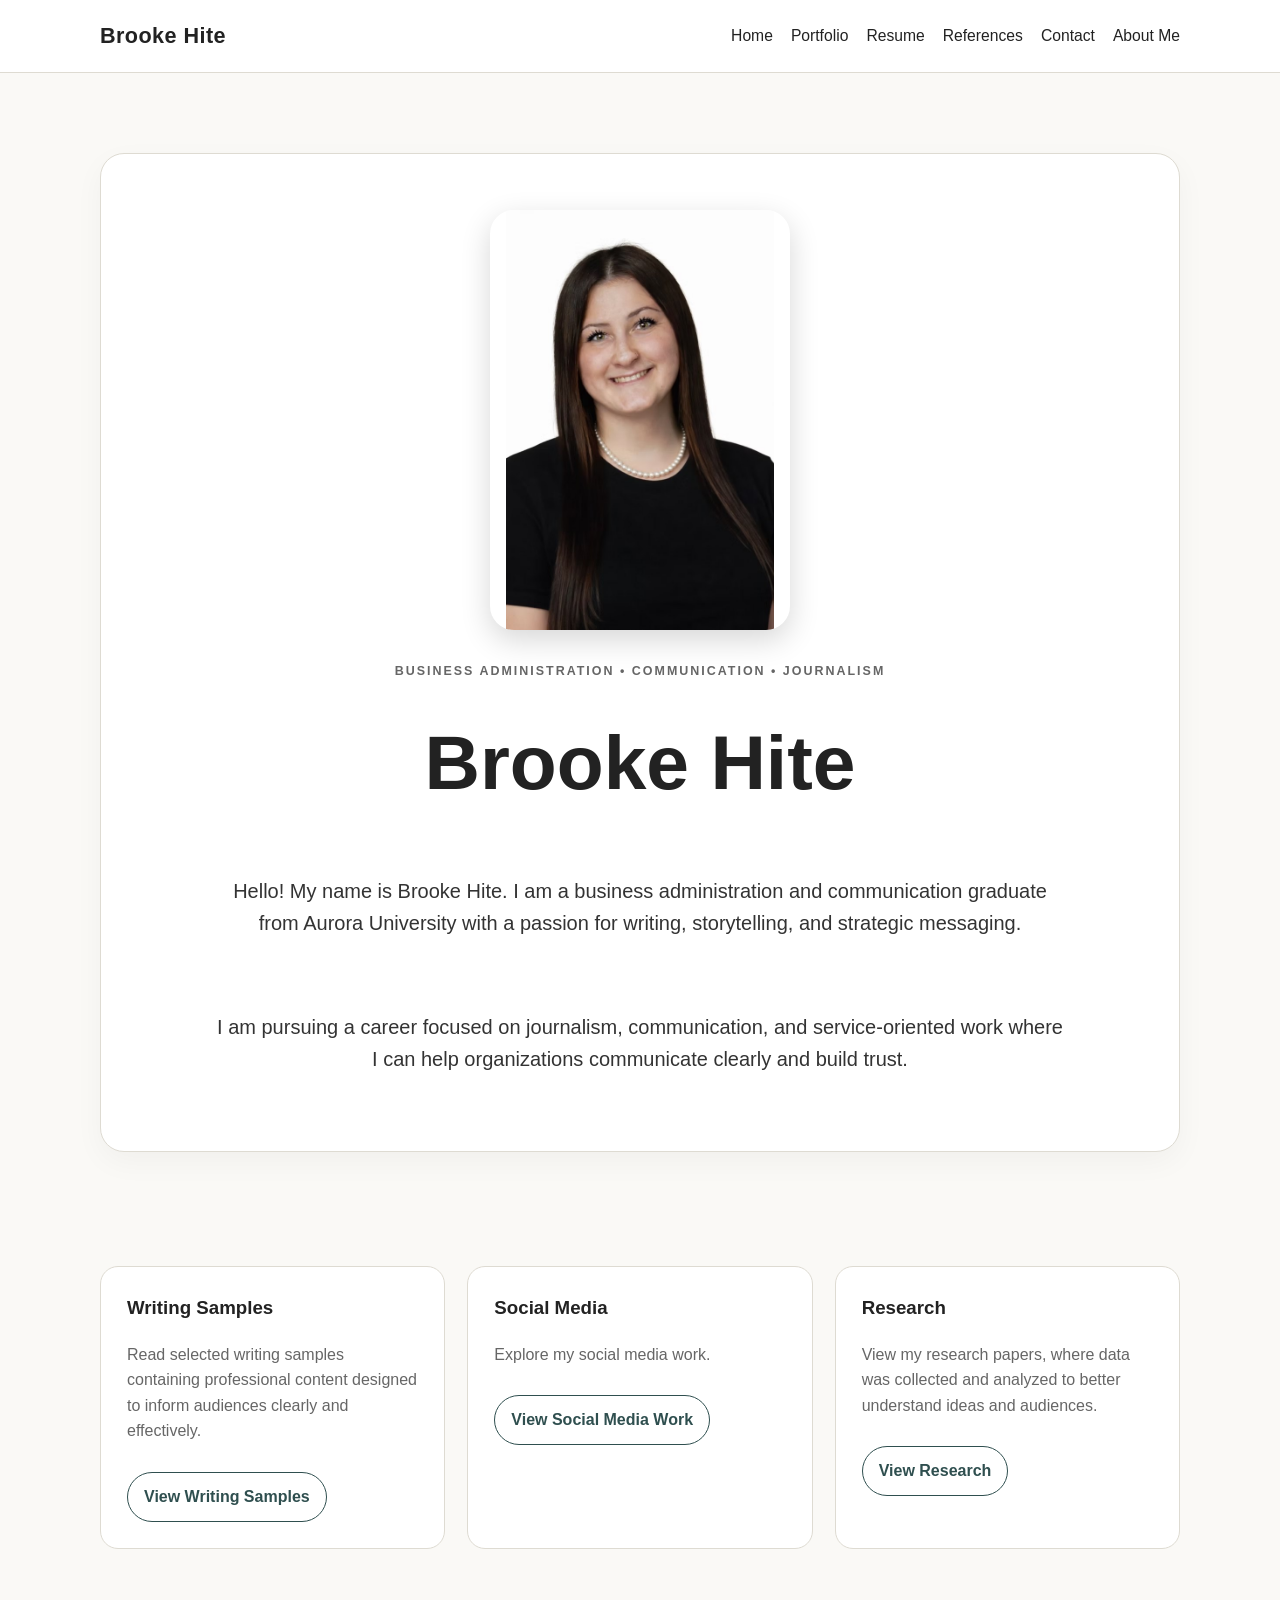
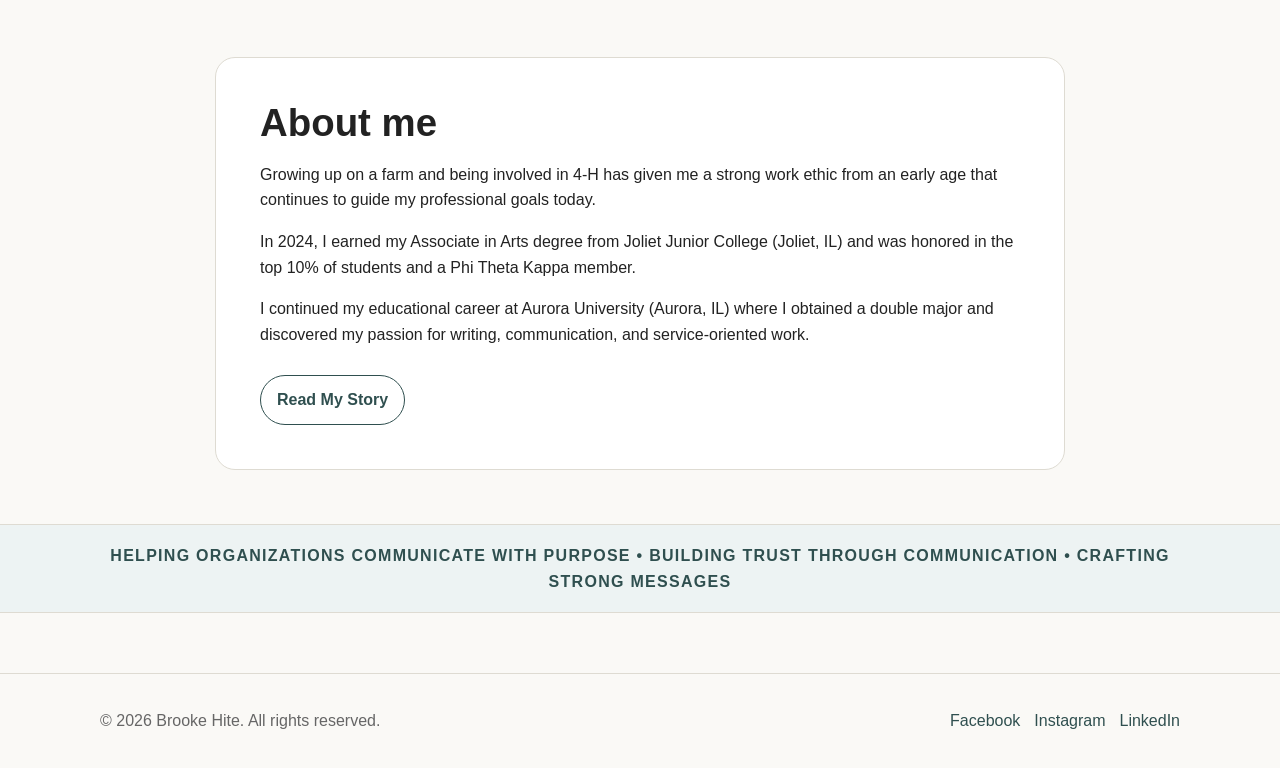
<file: index.html>
<!doctype html>
<html lang="en">
<head>
  <meta charset="utf-8">
  <meta name="viewport" content="width=device-width, initial-scale=1">
  <title>Brooke Hite</title>
  <meta name="description" content="Brooke Hite communication, journalism, writing, and business administration portfolio.">
  <link rel="icon" href="favicon.svg" type="image/svg+xml">
  <link rel="stylesheet" href="styles.css?v=20260531-1">
</head>
<body>
<header class="site-header"><div class="container nav"><a class="brand" href="index.html">Brooke Hite</a><nav class="nav-links"><a href="index.html">Home</a><a href="portfolio.html">Portfolio</a><a href="resume.html">Resume</a><a href="references.html">References</a><a href="contact.html">Contact</a><a href="about.html">About Me</a></nav></div></header>
<main>
  <section class="hero"><div class="container"><div class="hero-card hero-card-split"><div class="hero-photo"><img src="assets/images/brooke-hite-photo-web.jpg" alt="Brooke Hite"></div><div class="eyebrow">Business Administration • Communication • Journalism</div><h1>Brooke Hite</h1><p class="lead">Hello! My name is Brooke Hite. I am a business administration and communication graduate from Aurora University with a passion for writing, storytelling, and strategic messaging.</p><p class="lead">I am pursuing a career focused on journalism, communication, and service-oriented work where I can help organizations communicate clearly and build trust.</p></div></div></section>
  <section class="section"><div class="container grid"><article class="card"><h3>Writing Samples</h3><p>Read selected writing samples containing professional content designed to inform audiences clearly and effectively.</p><a class="button" href="portfolio.html#press-releases">View Writing Samples</a></article><article class="card"><h3>Social Media</h3><p>Explore my social media work.</p><a class="button" href="portfolio.html#social-media">View Social Media Work</a></article><article class="card"><h3>Research</h3><p>View my research papers, where data was collected and analyzed to better understand ideas and audiences.</p><a class="button" href="portfolio.html#research">View Research</a></article></div></section>
  <section class="section"><div class="container content"><h2>About me</h2><p>Growing up on a farm and being involved in 4-H has given me a strong work ethic from an early age that continues to guide my professional goals today.</p><p>In 2024, I earned my Associate in Arts degree from Joliet Junior College (Joliet, IL) and was honored in the top 10% of students and a Phi Theta Kappa member.</p><p>I continued my educational career at Aurora University (Aurora, IL) where I obtained a double major and discovered my passion for writing, communication, and service-oriented work.</p><a class="button" href="about.html">Read My Story</a></div></section>
  <section class="banner"><div class="container"><p>HELPING ORGANIZATIONS COMMUNICATE WITH PURPOSE • BUILDING TRUST THROUGH COMMUNICATION • CRAFTING STRONG MESSAGES</p></div></section>
</main>
<footer class="site-footer"><div class="container footer-inner"><div>© 2026 Brooke Hite. All rights reserved.</div><div class="socials"><a href="https://www.facebook.com/brooke.hite.2025/" rel="noopener">Facebook</a><a href="https://www.instagram.com/brookehite_2002/?hl=en" rel="noopener">Instagram</a><a href="https://www.linkedin.com/in/brookehite/" rel="noopener">LinkedIn</a></div></div></footer>
</body>
</html>
</file>
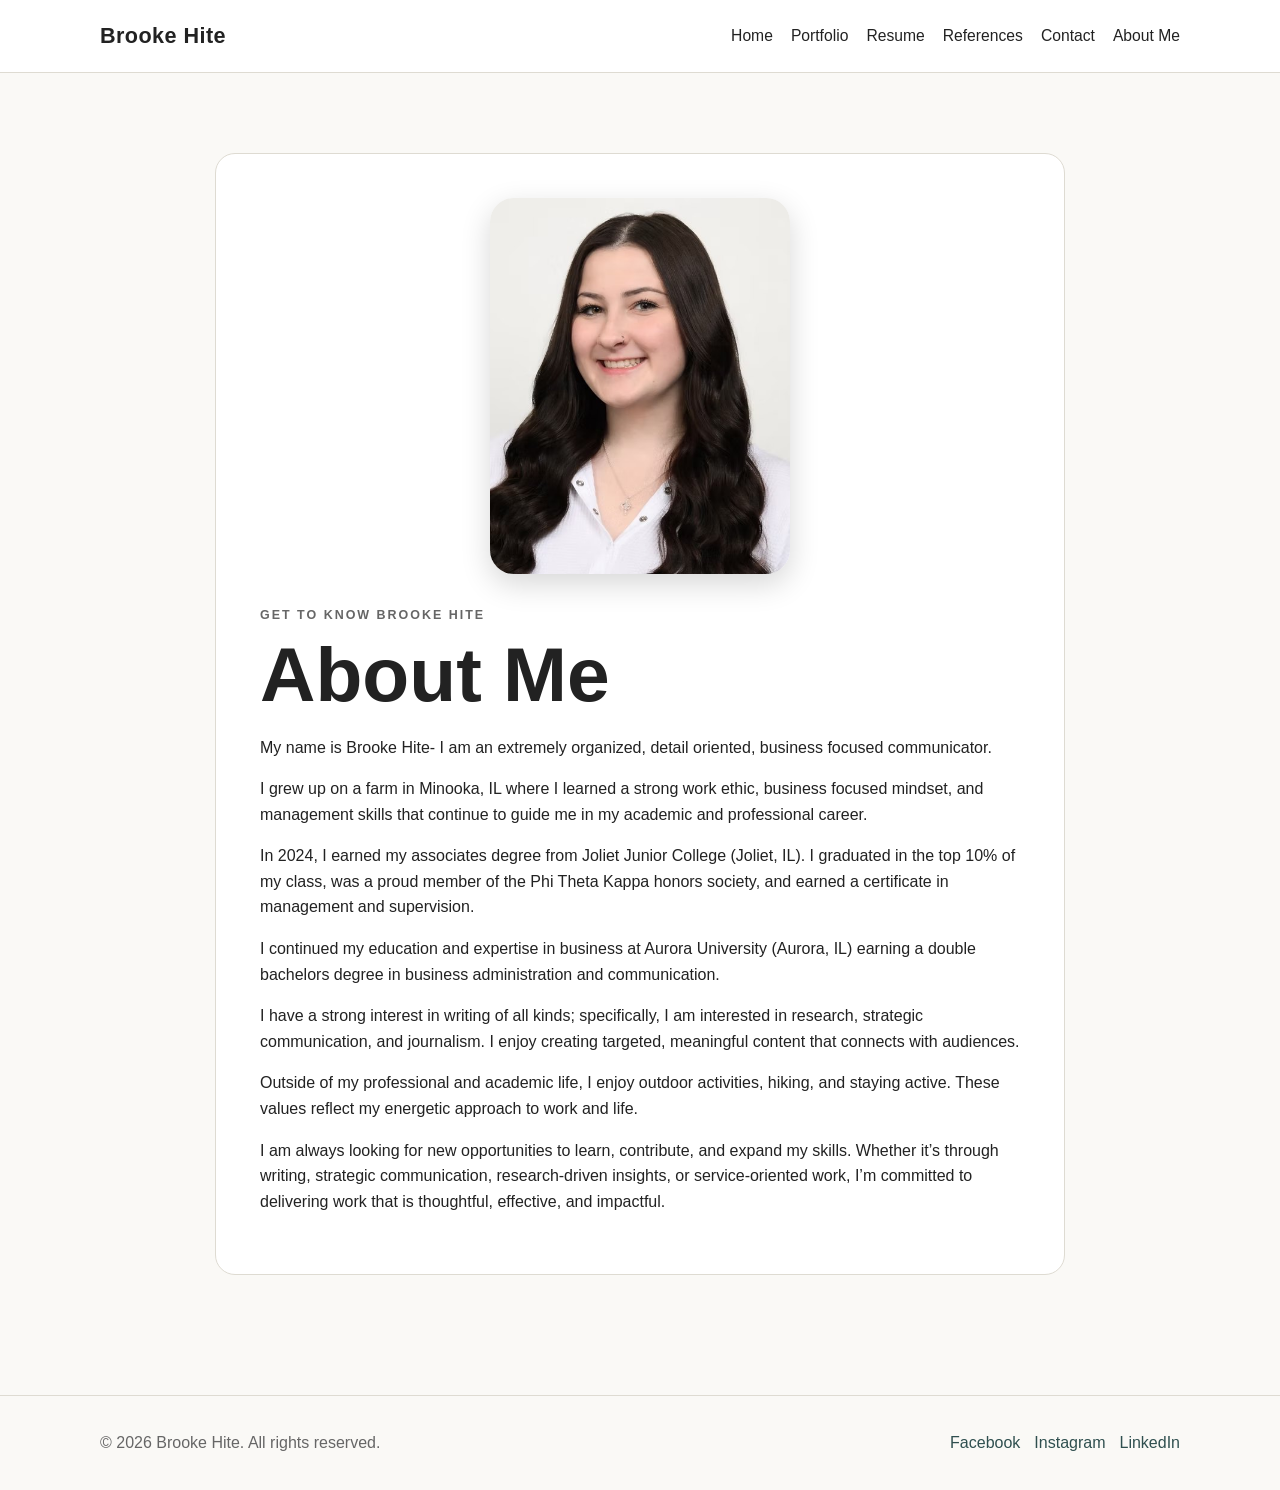
<file: about.html>
<!doctype html><html lang="en"><head><meta charset="utf-8"><meta name="viewport" content="width=device-width, initial-scale=1"><title>About Me | Brooke Hite</title><link rel="icon" href="favicon.svg" type="image/svg+xml"><link rel="stylesheet" href="styles.css?v=20260531-1"></head><body><header class="site-header"><div class="container nav"><a class="brand" href="index.html">Brooke Hite</a><nav class="nav-links"><a href="index.html">Home</a><a href="portfolio.html">Portfolio</a><a href="resume.html">Resume</a><a href="references.html">References</a><a href="contact.html">Contact</a><a href="about.html">About Me</a></nav></div></header><main><section class="hero"><div class="container content"><div class="profile-photo-wrap"><img src="assets/images/brooke-hite-about-photo-web.jpg" alt="Brooke Hite" class="profile-photo"></div><div class="eyebrow">Get to know Brooke Hite</div><h1>About Me</h1><p>My name is Brooke Hite- I am an extremely organized, detail oriented, business focused communicator.</p><p>I grew up on a farm in Minooka, IL where I learned a strong work ethic, business focused mindset, and management skills that continue to guide me in my academic and professional career.</p><p>In 2024, I earned my associates degree from Joliet Junior College (Joliet, IL). I graduated in the top 10% of my class, was a proud member of the Phi Theta Kappa honors society, and earned a certificate in management and supervision.</p><p>I continued my education and expertise in business at Aurora University (Aurora, IL) earning a double bachelors degree in business administration and communication.</p><p>I have a strong interest in writing of all kinds; specifically, I am interested in research, strategic communication, and journalism. I enjoy creating targeted, meaningful content that connects with audiences.</p><p>Outside of my professional and academic life, I enjoy outdoor activities, hiking, and staying active. These values reflect my energetic approach to work and life.</p><p>I am always looking for new opportunities to learn, contribute, and expand my skills. Whether it’s through writing, strategic communication, research-driven insights, or service-oriented work, I’m committed to delivering work that is thoughtful, effective, and impactful.</p></div></section></main><footer class="site-footer"><div class="container footer-inner"><div>© 2026 Brooke Hite. All rights reserved.</div><div class="socials"><a href="https://www.facebook.com/brooke.hite.2025/" rel="noopener">Facebook</a><a href="https://www.instagram.com/brookehite_2002/?hl=en" rel="noopener">Instagram</a><a href="https://www.linkedin.com/in/brookehite/" rel="noopener">LinkedIn</a></div></div></footer></body></html>
</file>
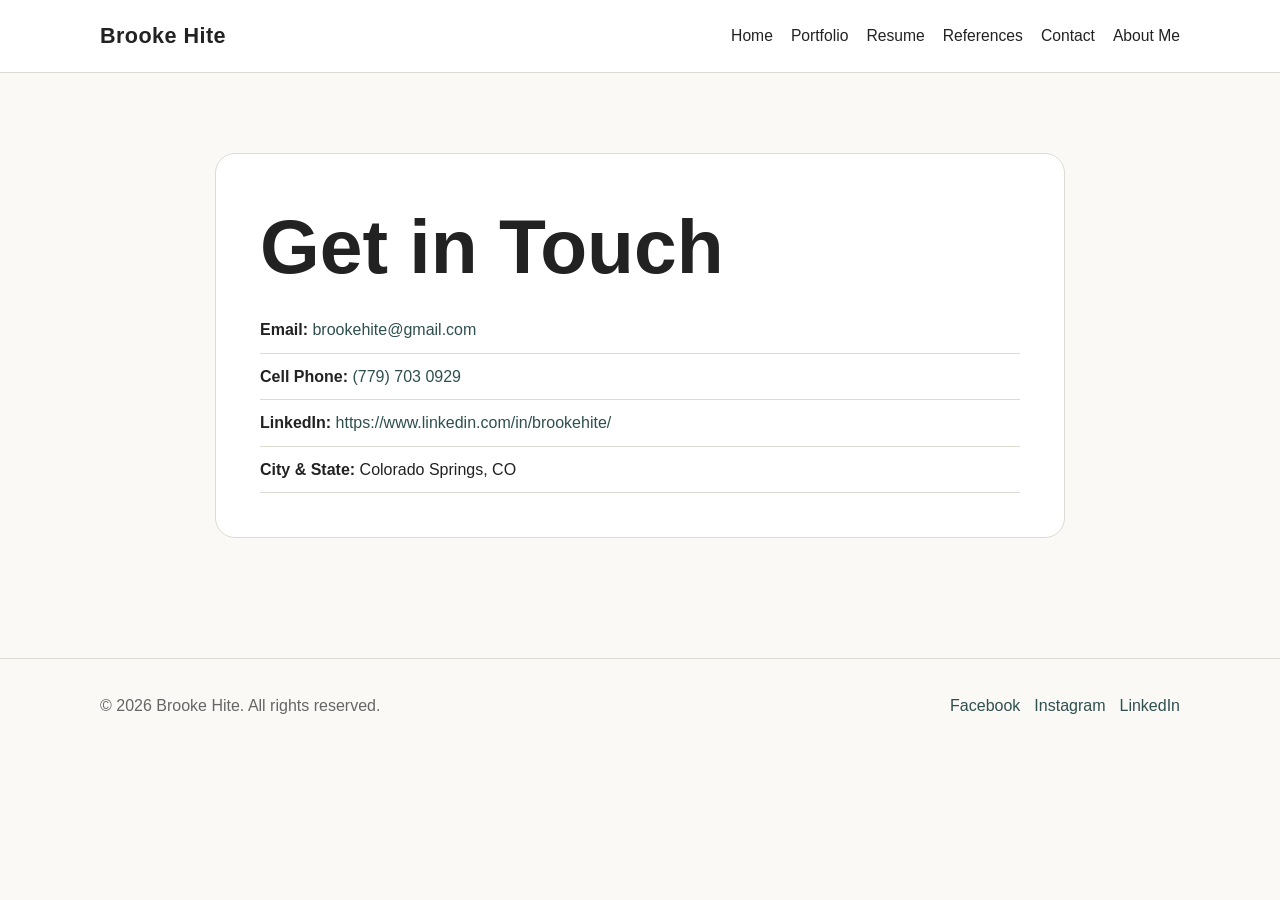
<file: contact.html>
<!doctype html><html lang="en"><head><meta charset="utf-8"><meta name="viewport" content="width=device-width, initial-scale=1"><title>Contact | Brooke Hite</title><link rel="icon" href="favicon.svg" type="image/svg+xml"><link rel="stylesheet" href="styles.css?v=20260531-1"></head><body><header class="site-header"><div class="container nav"><a class="brand" href="index.html">Brooke Hite</a><nav class="nav-links"><a href="index.html">Home</a><a href="portfolio.html">Portfolio</a><a href="resume.html">Resume</a><a href="references.html">References</a><a href="contact.html">Contact</a><a href="about.html">About Me</a></nav></div></header><main><section class="hero"><div class="container content"><h1>Get in Touch</h1><ul class="contact-list"><li><strong>Email:</strong> <a href="mailto:brookehite@gmail.com">brookehite@gmail.com</a></li><li><strong>Cell Phone:</strong> <a href="tel:+17797030929">(779) 703 0929</a></li><li><strong>LinkedIn:</strong> <a href="https://www.linkedin.com/in/brookehite/">https://www.linkedin.com/in/brookehite/</a></li><li><strong>City &amp; State:</strong> Colorado Springs, CO</li></ul></div></section></main><footer class="site-footer"><div class="container footer-inner"><div>© 2026 Brooke Hite. All rights reserved.</div><div class="socials"><a href="https://www.facebook.com/brooke.hite.2025/" rel="noopener">Facebook</a><a href="https://www.instagram.com/brookehite_2002/?hl=en" rel="noopener">Instagram</a><a href="https://www.linkedin.com/in/brookehite/" rel="noopener">LinkedIn</a></div></div></footer></body></html>
</file>
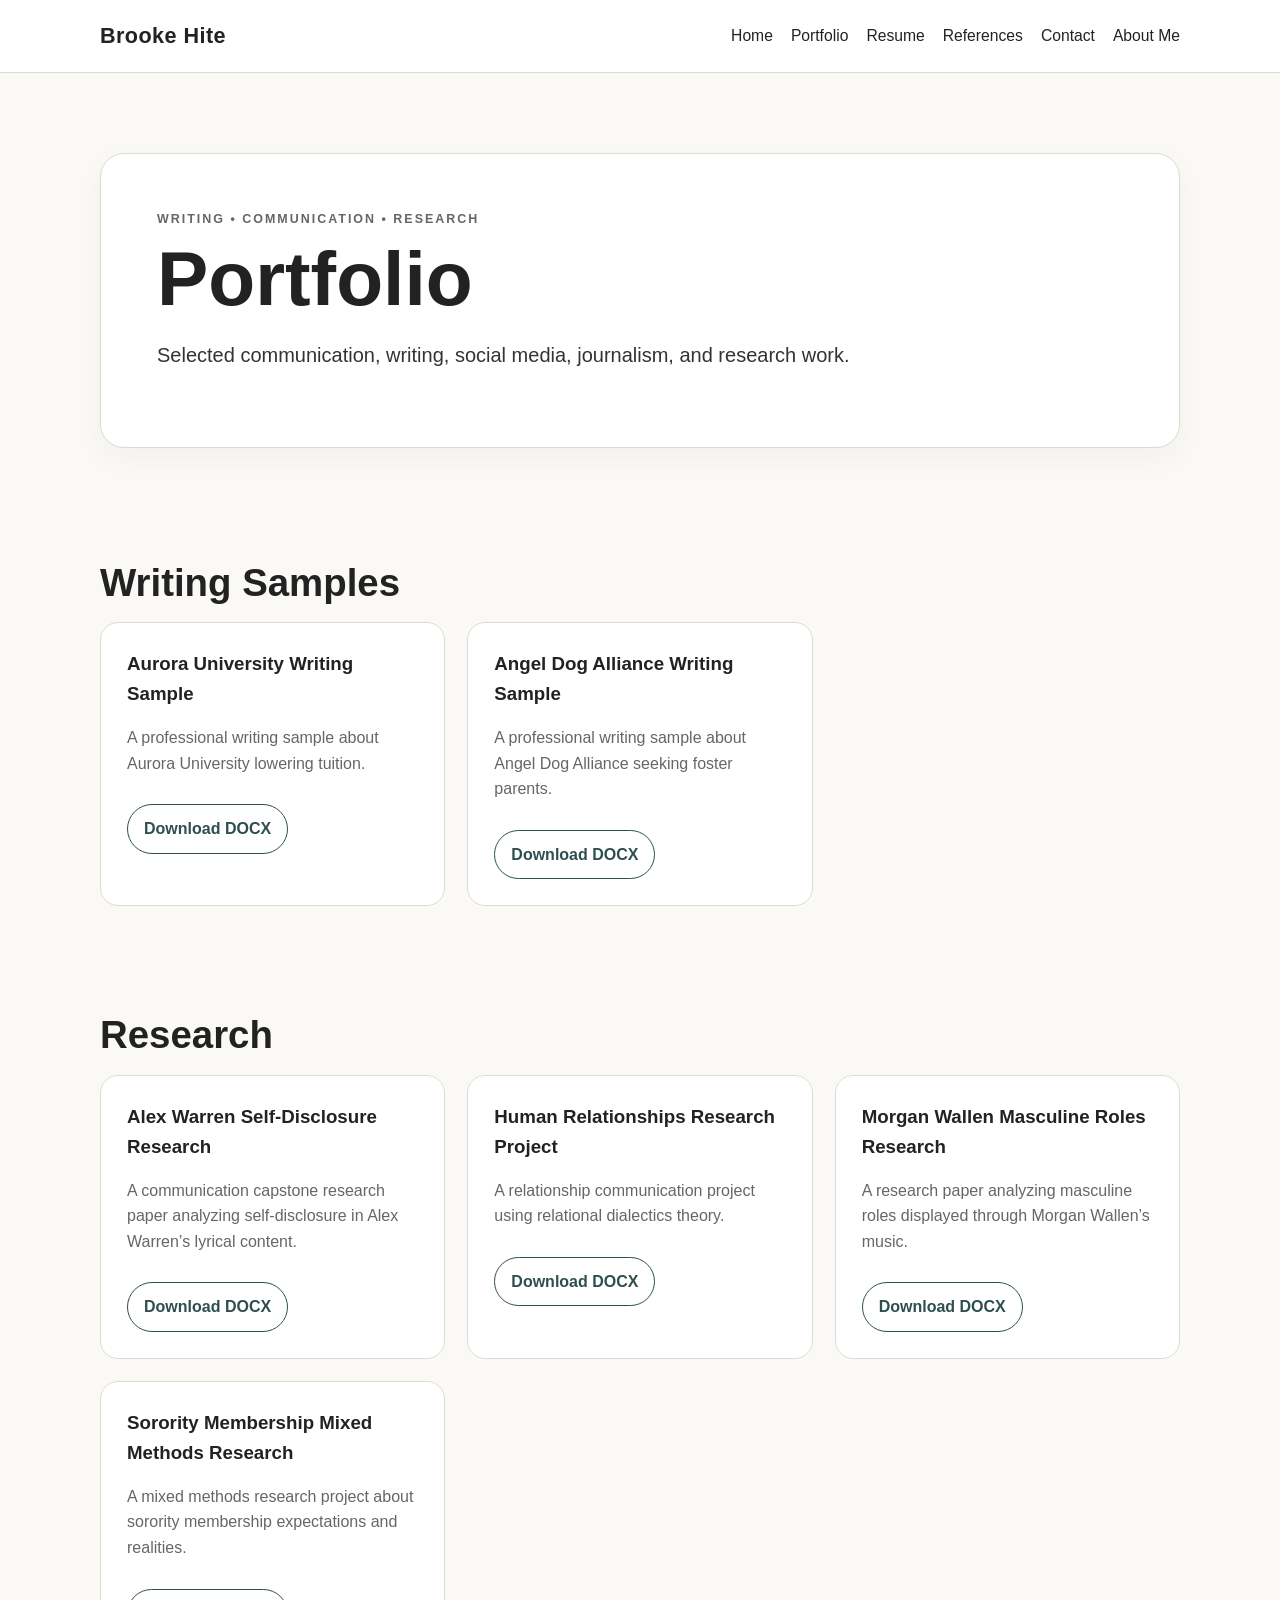
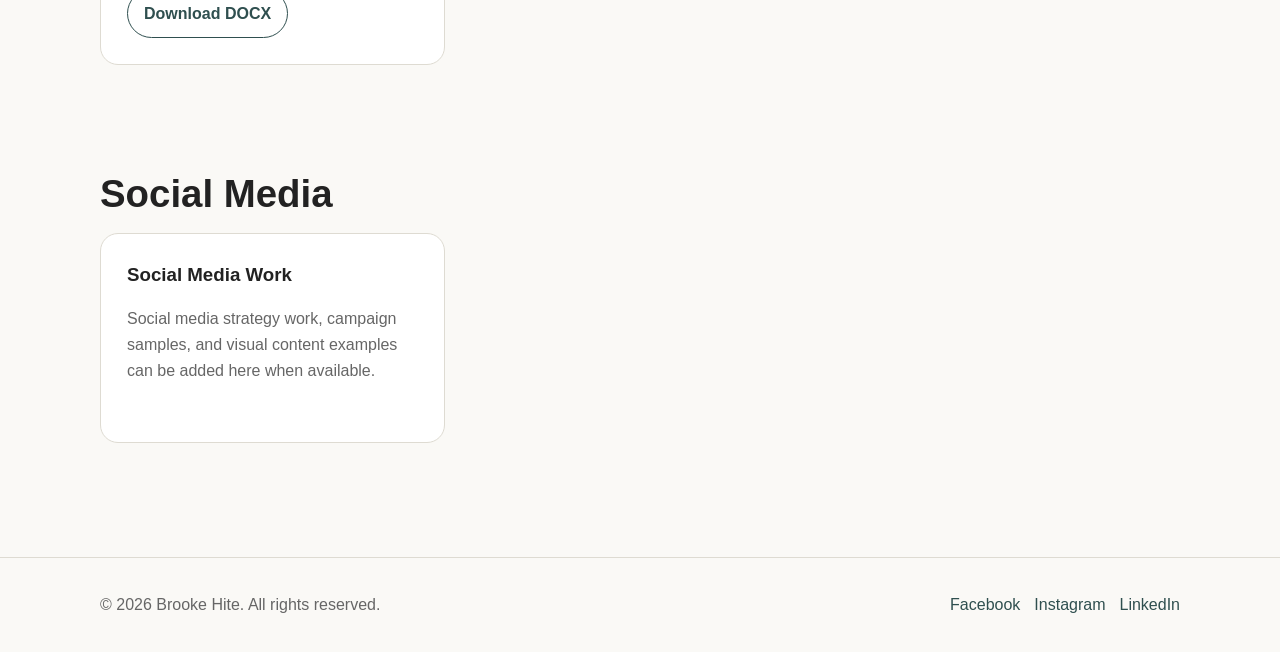
<file: portfolio.html>
<!doctype html>
<html lang="en">
<head>
  <meta charset="utf-8">
  <meta name="viewport" content="width=device-width, initial-scale=1">
  <title>Portfolio | Brooke Hite</title>
  <link rel="icon" href="favicon.svg" type="image/svg+xml">
  <link rel="stylesheet" href="styles.css?v=20260531-1">
</head>
<body>
<header class="site-header">
  <div class="container nav">
    <a class="brand" href="index.html">Brooke Hite</a>
    <nav class="nav-links">
      <a href="index.html">Home</a>
      <a href="portfolio.html">Portfolio</a>
      <a href="resume.html">Resume</a>
      <a href="references.html">References</a>
      <a href="contact.html">Contact</a>
      <a href="about.html">About Me</a>
    </nav>
  </div>
</header>

<main>
  <section class="hero">
    <div class="container">
      <div class="hero-card">
        <div class="eyebrow">Writing • Communication • Research</div>
        <h1>Portfolio</h1>
        <p class="lead">Selected communication, writing, social media, journalism, and research work.</p>
      </div>
    </div>
  </section>

  <section class="section" id="press-releases">
    <div class="container">
      <h2>Writing Samples</h2>
      <div class="grid">
      <article class="card portfolio-item">
        <h3>Aurora University Writing Sample</h3>
        <p>A professional writing sample about Aurora University lowering tuition.</p>
        <a class="button" href="assets/portfolio/HiteBrooke_PR_AU.docx">Download DOCX</a>
      </article>
      <article class="card portfolio-item">
        <h3>Angel Dog Alliance Writing Sample</h3>
        <p>A professional writing sample about Angel Dog Alliance seeking foster parents.</p>
        <a class="button" href="assets/portfolio/HiteBrooke_PR_ADA.docx">Download DOCX</a>
      </article>
      </div>
    </div>
  </section>

  <section class="section" id="research">
    <div class="container">
      <h2>Research</h2>
      <div class="grid">
      <article class="card portfolio-item">
        <h3>Alex Warren Self-Disclosure Research</h3>
        <p>A communication capstone research paper analyzing self-disclosure in Alex Warren’s lyrical content.</p>
        <a class="button" href="assets/portfolio/HiteBrooke_Research_AlexWarren_SelfDisclosure.docx">Download DOCX</a>
      </article>
      <article class="card portfolio-item">
        <h3>Human Relationships Research Project</h3>
        <p>A relationship communication project using relational dialectics theory.</p>
        <a class="button" href="assets/portfolio/HiteBrooke_Research_HumanRelationships.docx">Download DOCX</a>
      </article>
      <article class="card portfolio-item">
        <h3>Morgan Wallen Masculine Roles Research</h3>
        <p>A research paper analyzing masculine roles displayed through Morgan Wallen’s music.</p>
        <a class="button" href="assets/portfolio/HiteBrooke_Research_MorganWallen.docx">Download DOCX</a>
      </article>
      <article class="card portfolio-item">
        <h3>Sorority Membership Mixed Methods Research</h3>
        <p>A mixed methods research project about sorority membership expectations and realities.</p>
        <a class="button" href="assets/portfolio/HiteBrooke_Research_Sorority.docx">Download DOCX</a>
      </article>
      </div>
    </div>
  </section>

  <section class="section" id="social-media">
    <div class="container">
      <h2>Social Media</h2>
      <div class="grid">
        <article class="card portfolio-item">
          <h3>Social Media Work</h3>
          <p>Social media strategy work, campaign samples, and visual content examples can be added here when available.</p>
        </article>
      </div>
    </div>
  </section>
</main>

<footer class="site-footer"><div class="container footer-inner"><div>© 2026 Brooke Hite. All rights reserved.</div><div class="socials"><a href="https://www.facebook.com/brooke.hite.2025/" target="_blank" rel="noopener">Facebook</a><a href="https://www.instagram.com/brookehite_2002/?hl=en" target="_blank" rel="noopener">Instagram</a><a href="https://www.linkedin.com/in/brookehite/" target="_blank" rel="noopener">LinkedIn</a></div></div></footer>
</body>
</html>
</file>
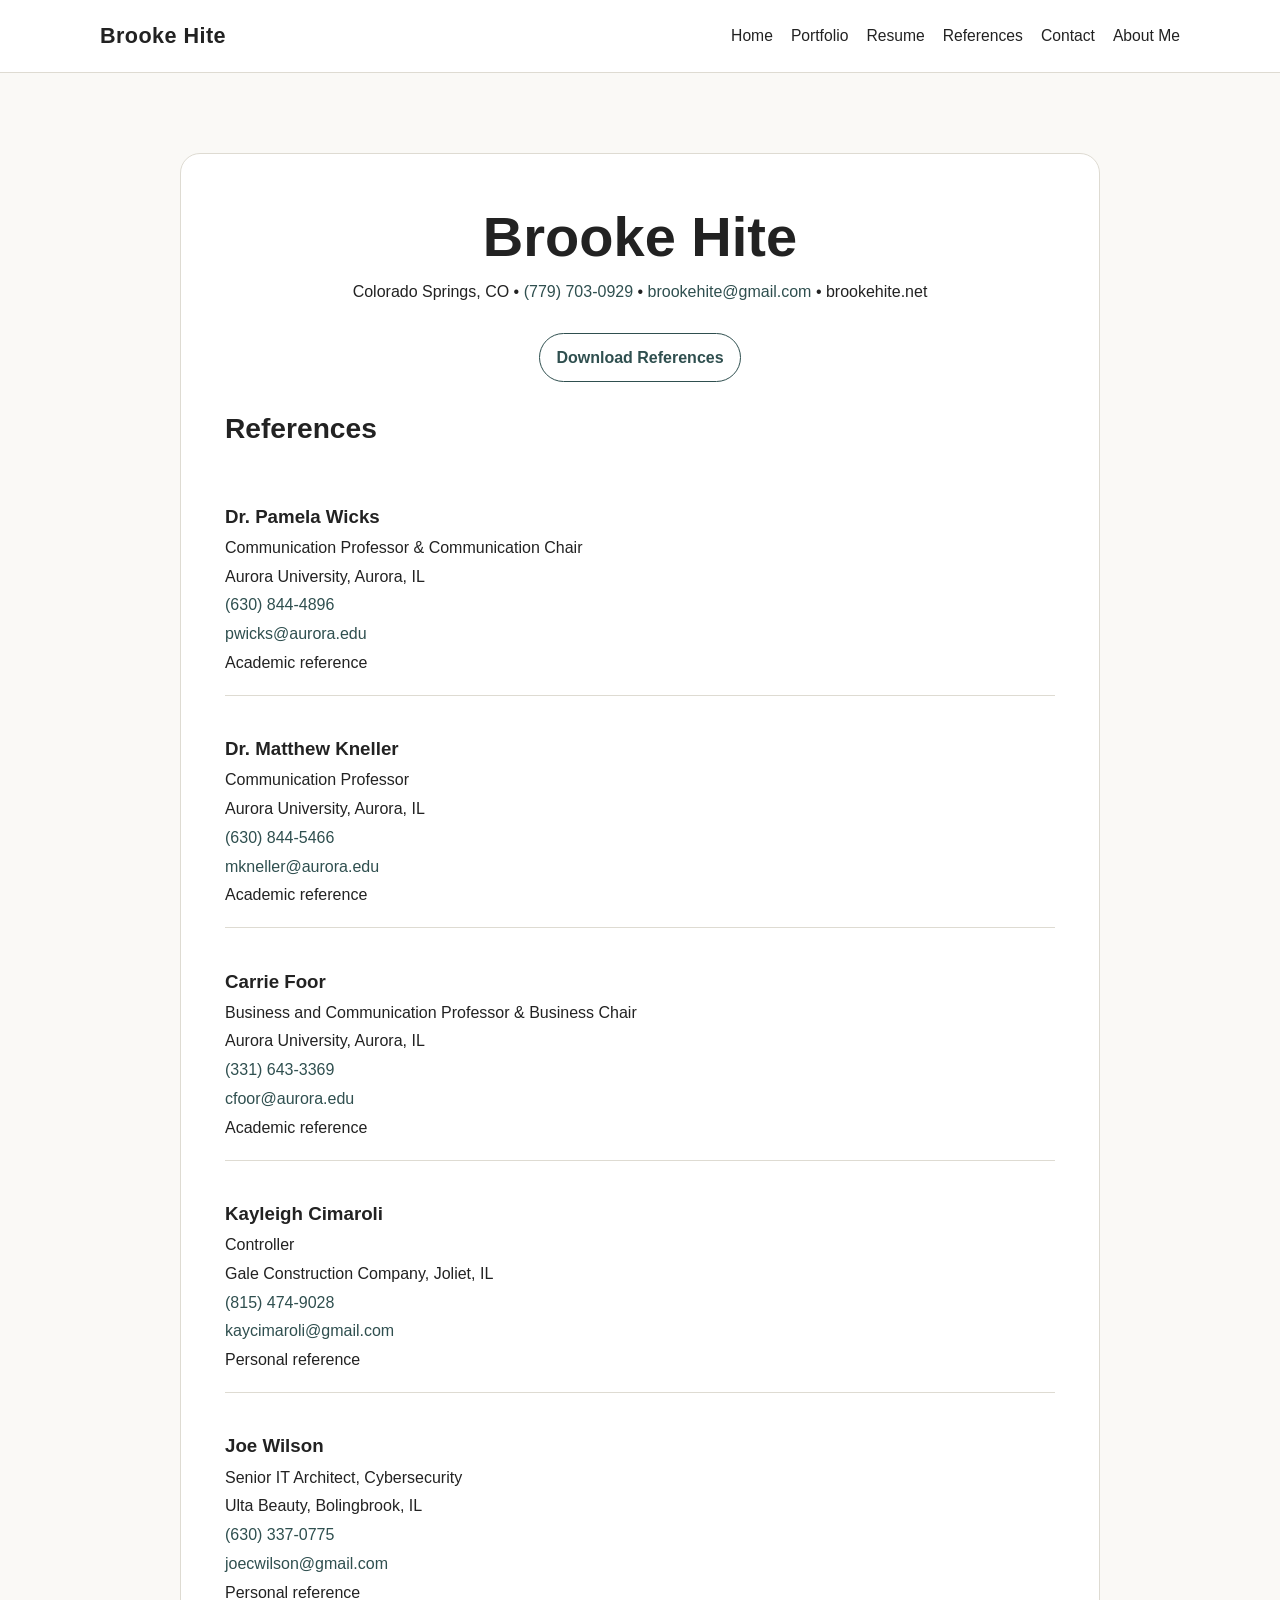
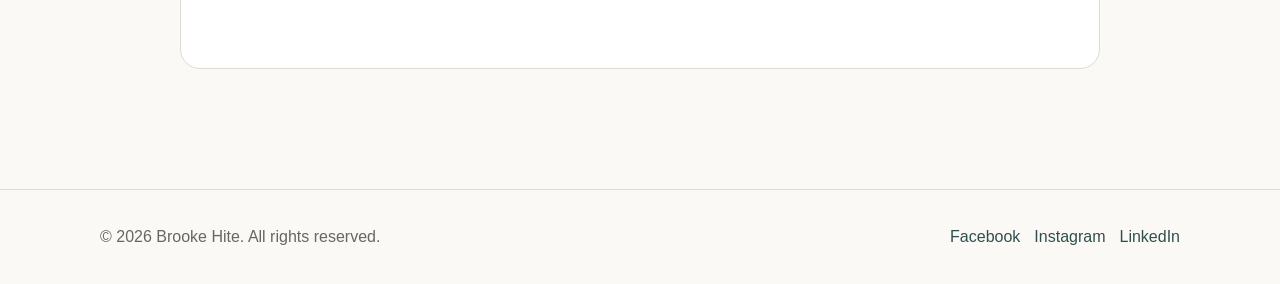
<file: references.html>
<!doctype html>
<html lang="en">
<head>
  <meta charset="utf-8">
  <meta name="viewport" content="width=device-width, initial-scale=1">
  <title>References | Brooke Hite</title>
  <link rel="icon" href="favicon.svg" type="image/svg+xml">
  <link rel="stylesheet" href="styles.css?v=20260531-1">
</head>
<body>
<header class="site-header">
  <div class="container nav">
    <a class="brand" href="index.html">Brooke Hite</a>
    <nav class="nav-links">
      <a href="index.html">Home</a>
      <a href="portfolio.html">Portfolio</a>
      <a href="resume.html">Resume</a>
      <a href="references.html">References</a>
      <a href="contact.html">Contact</a>
      <a href="about.html">About Me</a>
    </nav>
  </div>
</header>

<main>
  <section class="hero">
    <div class="container document-view">
      <div class="doc-heading">
        <h1>Brooke Hite</h1>
        <p>Colorado Springs, CO • <a href="tel:+17797030929">(779) 703-0929</a> • <a href="mailto:brookehite@gmail.com">brookehite@gmail.com</a> • brookehite.net</p>
        <a class="button" href="assets/docs/HiteBrooke_RefPage_2026.docx">Download References</a>
      </div>

      <h2>References</h2>

      <div class="reference-card">
        <h3>Dr. Pamela Wicks</h3>
        <p>Communication Professor &amp; Communication Chair</p>
        <p>Aurora University, Aurora, IL</p>
        <p><a href="tel:+16308444896">(630) 844-4896</a></p>
        <p><a href="mailto:pwicks@aurora.edu">pwicks@aurora.edu</a></p>
        <p>Academic reference</p>
      </div>

      <div class="reference-card">
        <h3>Dr. Matthew Kneller</h3>
        <p>Communication Professor</p>
        <p>Aurora University, Aurora, IL</p>
        <p><a href="tel:+16308445466">(630) 844-5466</a></p>
        <p><a href="mailto:mkneller@aurora.edu">mkneller@aurora.edu</a></p>
        <p>Academic reference</p>
      </div>

      <div class="reference-card">
        <h3>Carrie Foor</h3>
        <p>Business and Communication Professor &amp; Business Chair</p>
        <p>Aurora University, Aurora, IL</p>
        <p><a href="tel:+13316433369">(331) 643-3369</a></p>
        <p><a href="mailto:cfoor@aurora.edu">cfoor@aurora.edu</a></p>
        <p>Academic reference</p>
      </div>

      <div class="reference-card">
        <h3>Kayleigh Cimaroli</h3>
        <p>Controller</p>
        <p>Gale Construction Company, Joliet, IL</p>
        <p><a href="tel:+18154749028">(815) 474-9028</a></p>
        <p><a href="mailto:kaycimaroli@gmail.com">kaycimaroli@gmail.com</a></p>
        <p>Personal reference</p>
      </div>

      <div class="reference-card">
        <h3>Joe Wilson</h3>
        <p>Senior IT Architect, Cybersecurity</p>
        <p>Ulta Beauty, Bolingbrook, IL</p>
        <p><a href="tel:+16303370775">(630) 337-0775</a></p>
        <p><a href="mailto:joecwilson@gmail.com">joecwilson@gmail.com</a></p>
        <p>Personal reference</p>
      </div>
    </div>
  </section>
</main>

<footer class="site-footer"><div class="container footer-inner"><div>© 2026 Brooke Hite. All rights reserved.</div><div class="socials"><a href="https://www.facebook.com/brooke.hite.2025/" rel="noopener">Facebook</a><a href="https://www.instagram.com/brookehite_2002/?hl=en" rel="noopener">Instagram</a><a href="https://www.linkedin.com/in/brookehite/" rel="noopener">LinkedIn</a></div></div></footer>
</body>
</html>
</file>
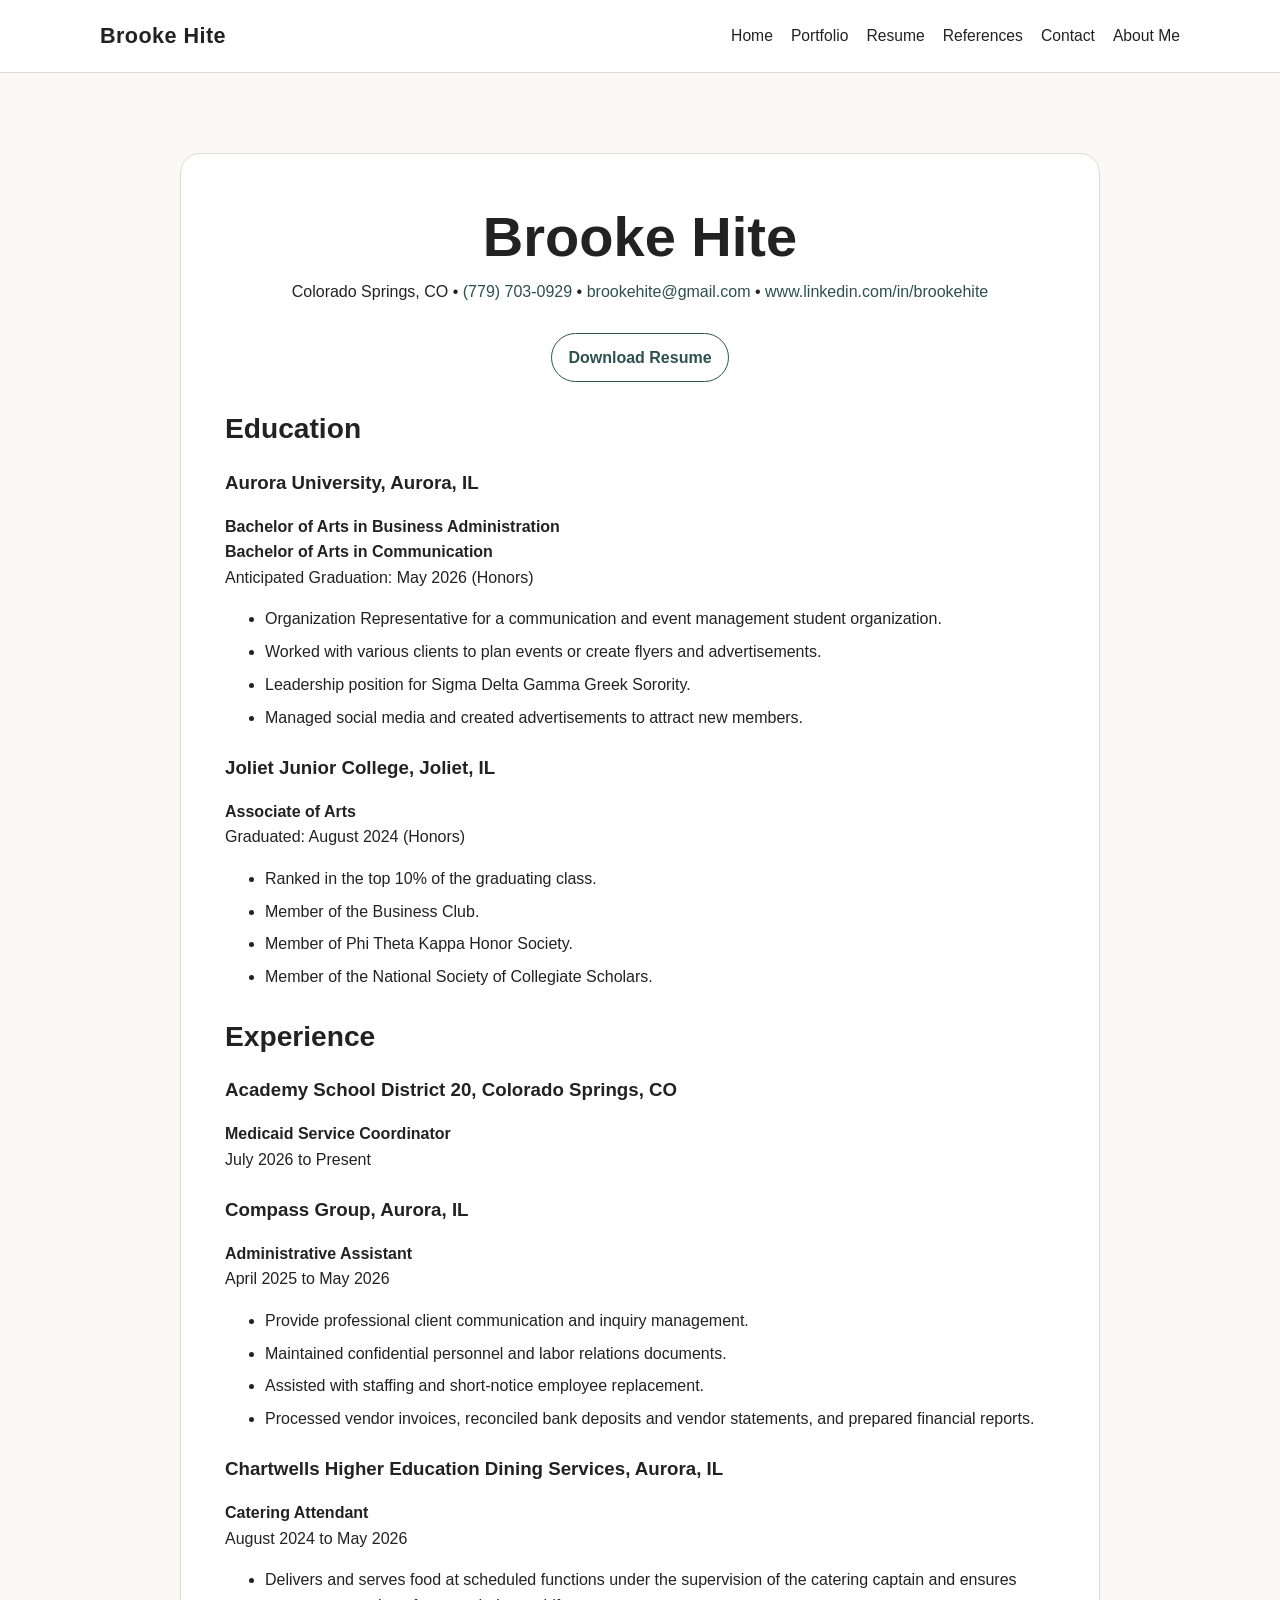
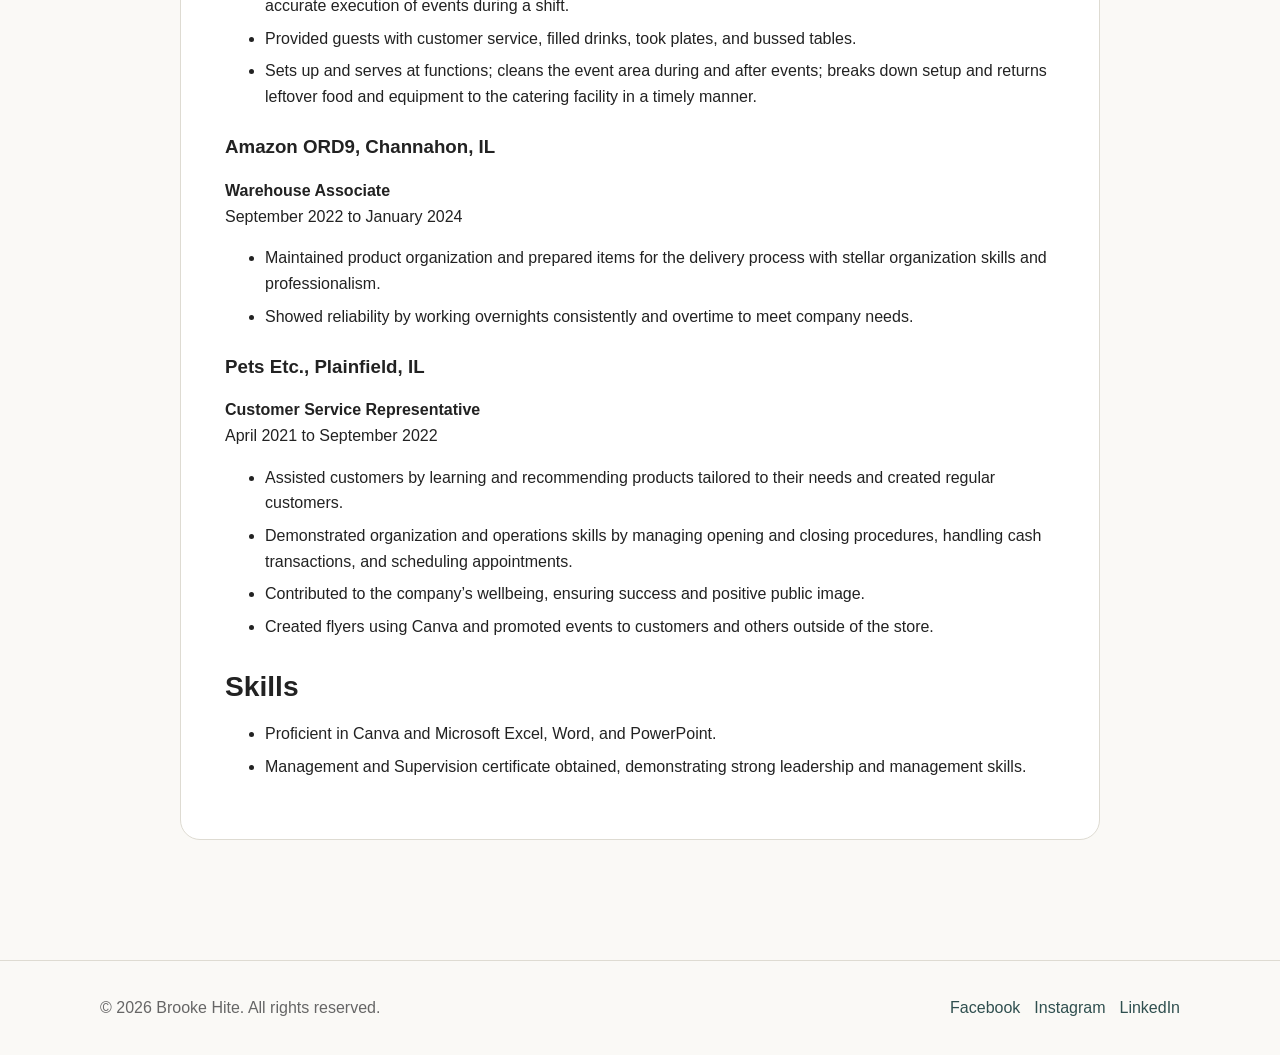
<file: resume.html>
<!doctype html>
<html lang="en">
<head>
  <meta charset="utf-8">
  <meta name="viewport" content="width=device-width, initial-scale=1">
  <title>Professional Resume | Brooke Hite</title>
  <link rel="icon" href="favicon.svg" type="image/svg+xml">
  <link rel="stylesheet" href="styles.css?v=20260531-1">
</head>
<body>
<header class="site-header">
  <div class="container nav">
    <a class="brand" href="index.html">Brooke Hite</a>
    <nav class="nav-links">
      <a href="index.html">Home</a>
      <a href="portfolio.html">Portfolio</a>
      <a href="resume.html">Resume</a>
      <a href="references.html">References</a>
      <a href="contact.html">Contact</a>
      <a href="about.html">About Me</a>
    </nav>
  </div>
</header>

<main>
  <section class="hero">
    <div class="container document-view">
      <div class="doc-heading">
        <h1>Brooke Hite</h1>
        <p>Colorado Springs, CO • <a href="tel:+17797030929">(779) 703-0929</a> • <a href="mailto:brookehite@gmail.com">brookehite@gmail.com</a> • <a href="https://www.linkedin.com/in/brookehite/">www.linkedin.com/in/brookehite</a></p>
        <a class="button" href="assets/docs/HiteBrooke_Resume_2026.docx">Download Resume</a>
      </div>

      <h2>Education</h2>
      <h3>Aurora University, Aurora, IL</h3>
      <p><strong>Bachelor of Arts in Business Administration</strong><br><strong>Bachelor of Arts in Communication</strong><br>Anticipated Graduation: May 2026 (Honors)</p>
      <ul>
        <li>Organization Representative for a communication and event management student organization.</li>
        <li>Worked with various clients to plan events or create flyers and advertisements.</li>
        <li>Leadership position for Sigma Delta Gamma Greek Sorority.</li>
        <li>Managed social media and created advertisements to attract new members.</li>
      </ul>

      <h3>Joliet Junior College, Joliet, IL</h3>
      <p><strong>Associate of Arts</strong><br>Graduated: August 2024 (Honors)</p>
      <ul>
        <li>Ranked in the top 10% of the graduating class.</li>
        <li>Member of the Business Club.</li>
        <li>Member of Phi Theta Kappa Honor Society.</li>
        <li>Member of the National Society of Collegiate Scholars.</li>
      </ul>

      <h2>Experience</h2>
      <h3>Academy School District 20, Colorado Springs, CO</h3>
      <p><strong>Medicaid Service Coordinator</strong><br>July 2026 to Present</p>

      <h3>Compass Group, Aurora, IL</h3>
      <p><strong>Administrative Assistant</strong><br>April 2025 to May 2026</p>
      <ul>
        <li>Provide professional client communication and inquiry management.</li>
        <li>Maintained confidential personnel and labor relations documents.</li>
        <li>Assisted with staffing and short-notice employee replacement.</li>
        <li>Processed vendor invoices, reconciled bank deposits and vendor statements, and prepared financial reports.</li>
      </ul>

      <h3>Chartwells Higher Education Dining Services, Aurora, IL</h3>
      <p><strong>Catering Attendant</strong><br>August 2024 to May 2026</p>
      <ul>
        <li>Delivers and serves food at scheduled functions under the supervision of the catering captain and ensures accurate execution of events during a shift.</li>
        <li>Provided guests with customer service, filled drinks, took plates, and bussed tables.</li>
        <li>Sets up and serves at functions; cleans the event area during and after events; breaks down setup and returns leftover food and equipment to the catering facility in a timely manner.</li>
      </ul>

      <h3>Amazon ORD9, Channahon, IL</h3>
      <p><strong>Warehouse Associate</strong><br>September 2022 to January 2024</p>
      <ul>
        <li>Maintained product organization and prepared items for the delivery process with stellar organization skills and professionalism.</li>
        <li>Showed reliability by working overnights consistently and overtime to meet company needs.</li>
      </ul>

      <h3>Pets Etc., Plainfield, IL</h3>
      <p><strong>Customer Service Representative</strong><br>April 2021 to September 2022</p>
      <ul>
        <li>Assisted customers by learning and recommending products tailored to their needs and created regular customers.</li>
        <li>Demonstrated organization and operations skills by managing opening and closing procedures, handling cash transactions, and scheduling appointments.</li>
        <li>Contributed to the company’s wellbeing, ensuring success and positive public image.</li>
        <li>Created flyers using Canva and promoted events to customers and others outside of the store.</li>
      </ul>

      <h2>Skills</h2>
      <ul>
        <li>Proficient in Canva and Microsoft Excel, Word, and PowerPoint.</li>
        <li>Management and Supervision certificate obtained, demonstrating strong leadership and management skills.</li>
      </ul>
    </div>
  </section>
</main>

<footer class="site-footer"><div class="container footer-inner"><div>© 2026 Brooke Hite. All rights reserved.</div><div class="socials"><a href="https://www.facebook.com/brooke.hite.2025/" rel="noopener">Facebook</a><a href="https://www.instagram.com/brookehite_2002/?hl=en" rel="noopener">Instagram</a><a href="https://www.linkedin.com/in/brookehite/" rel="noopener">LinkedIn</a></div></div></footer>
</body>
</html>
</file>
<file: styles.css>
:root {
  color-scheme: light dark;
  --bg: #faf9f6;
  --card: #ffffff;
  --text: #222222;
  --muted: #666666;
  --line: #dedbd2;
  --accent: #2f4f4f;
  --accent-soft: #edf3f3;
  --lead: #333333;
  --shadow: rgba(0,0,0,.04);
  --photo-shadow: rgba(0,0,0,0.16);
}

@media (prefers-color-scheme: dark) {
  :root {
    --bg: #111312;
    --card: #1b1f1e;
    --text: #f2f0eb;
    --muted: #c8c2b8;
    --line: #343a38;
    --accent: #9fc7c1;
    --accent-soft: #172320;
    --lead: #e2ded6;
    --shadow: rgba(0,0,0,.28);
    --photo-shadow: rgba(0,0,0,.45);
  }
}

* { box-sizing: border-box; }
body {
  margin: 0;
  font-family: Arial, Helvetica, sans-serif;
  color: var(--text);
  background: var(--bg);
  line-height: 1.6;
}
a { color: var(--accent); text-decoration: none; }
a:hover { text-decoration: underline; }
.container { width: min(1080px, calc(100% - 32px)); margin: 0 auto; }
.site-header { background: var(--card); border-bottom: 1px solid var(--line); position: sticky; top: 0; z-index: 10; }
.nav { display: flex; align-items: center; justify-content: space-between; gap: 20px; min-height: 72px; }
.brand { font-size: 1.35rem; font-weight: 700; letter-spacing: .02em; color: var(--text); }
.nav-links { display: flex; flex-wrap: wrap; gap: 18px; align-items: center; }
.nav-links a { color: var(--text); font-size: .98rem; }
.hero { padding: 80px 0 60px; }
.hero-card { background: var(--card); border: 1px solid var(--line); border-radius: 24px; padding: clamp(28px, 5vw, 56px); box-shadow: 0 10px 30px var(--shadow); }
.eyebrow { text-transform: uppercase; letter-spacing: .16em; font-size: .78rem; color: var(--muted); font-weight: 700; }
h1 { font-size: clamp(2.4rem, 6vw, 5rem); line-height: .95; margin: 12px 0 24px; }
h2 { font-size: clamp(1.8rem, 3vw, 2.6rem); line-height: 1.1; margin: 0 0 18px; }
h3 { margin-top: 0; }
.lead { font-size: clamp(1.05rem, 2vw, 1.25rem); max-width: 850px; color: var(--lead); }
.section { padding: 54px 0; }
.grid { display: grid; grid-template-columns: repeat(3, 1fr); gap: 22px; }
.card { background: var(--card); border: 1px solid var(--line); border-radius: 18px; padding: 26px; min-height: 210px; }
.card p { color: var(--muted); }
.button { display: inline-block; margin-top: 12px; padding: 11px 16px; border: 1px solid var(--accent); border-radius: 999px; color: var(--accent); font-weight: 700; }
.button:hover { background: var(--accent); color: var(--card); text-decoration: none; }
.banner { background: var(--accent-soft); border-top: 1px solid var(--line); border-bottom: 1px solid var(--line); padding: 18px 0; overflow: hidden; }
.banner p { margin: 0; text-align: center; font-weight: 700; letter-spacing: .08em; color: var(--accent); }
.content { max-width: 850px; background: var(--card); border: 1px solid var(--line); border-radius: 20px; padding: clamp(24px, 4vw, 44px); }
.contact-list { list-style: none; padding: 0; margin: 0; }
.contact-list li { padding: 10px 0; border-bottom: 1px solid var(--line); }
.site-footer { margin-top: 60px; padding: 34px 0; border-top: 1px solid var(--line); color: var(--muted); }
.footer-inner { display: flex; flex-wrap: wrap; justify-content: space-between; gap: 18px; }
.socials { display: flex; gap: 14px; flex-wrap: wrap; }
@media (max-width: 780px) {
  .nav { align-items: flex-start; flex-direction: column; padding: 18px 0; }
  .grid { grid-template-columns: 1fr; }
  .hero { padding-top: 42px; }
}

.hero-card-split {
  display: grid;
  grid-template-columns: 1fr;
  gap: 32px;
  align-items: center;
  justify-items: center;
  text-align: center;
}

.hero-card-split .lead {
  margin-left: auto;
  margin-right: auto;
}

.hero-photo img,
.profile-photo {
  width: min(300px, 78vw);
  height: auto;
  max-height: min(420px, 88vw);
  object-fit: contain;
  object-position: center center;
  border-radius: 24px;
  display: block;
  box-shadow: 0 10px 30px var(--photo-shadow);
}

.profile-photo-wrap {
  display: flex;
  justify-content: center;
  margin-bottom: 2rem;
}

@media (max-width: 760px) {
  .hero-card-split {
    grid-template-columns: 1fr;
    text-align: center;
  }
  .hero-photo img {
    margin: 0 auto;
  }
}

.portfolio-item h3 {
  margin-bottom: 0.75rem;
}

.portfolio-item .button {
  margin-top: 0.75rem;
}

.document-view {
  max-width: 920px;
  margin: 0 auto;
  background: var(--card);
  border: 1px solid var(--line);
  border-radius: 20px;
  padding: clamp(24px, 4vw, 44px);
}

.document-view h2 {
  margin-top: 2rem;
  font-size: clamp(1.35rem, 2.2vw, 1.9rem);
}

.document-view h3 {
  margin-top: 1.4rem;
  margin-bottom: 0.2rem;
}

.document-view .doc-heading {
  text-align: center;
  margin-bottom: 2rem;
}

.document-view .doc-heading h1 {
  font-size: clamp(2rem, 5vw, 3.5rem);
  margin-bottom: 0.5rem;
}

.document-view ul {
  margin-top: 0.4rem;
}

.document-view li {
  margin-bottom: 0.45rem;
}

.reference-card {
  border-bottom: 1px solid var(--line);
  padding: 1rem 0;
}

.reference-card:last-child {
  border-bottom: 0;
}

.reference-card p {
  margin: 0.2rem 0;
}
</file>
